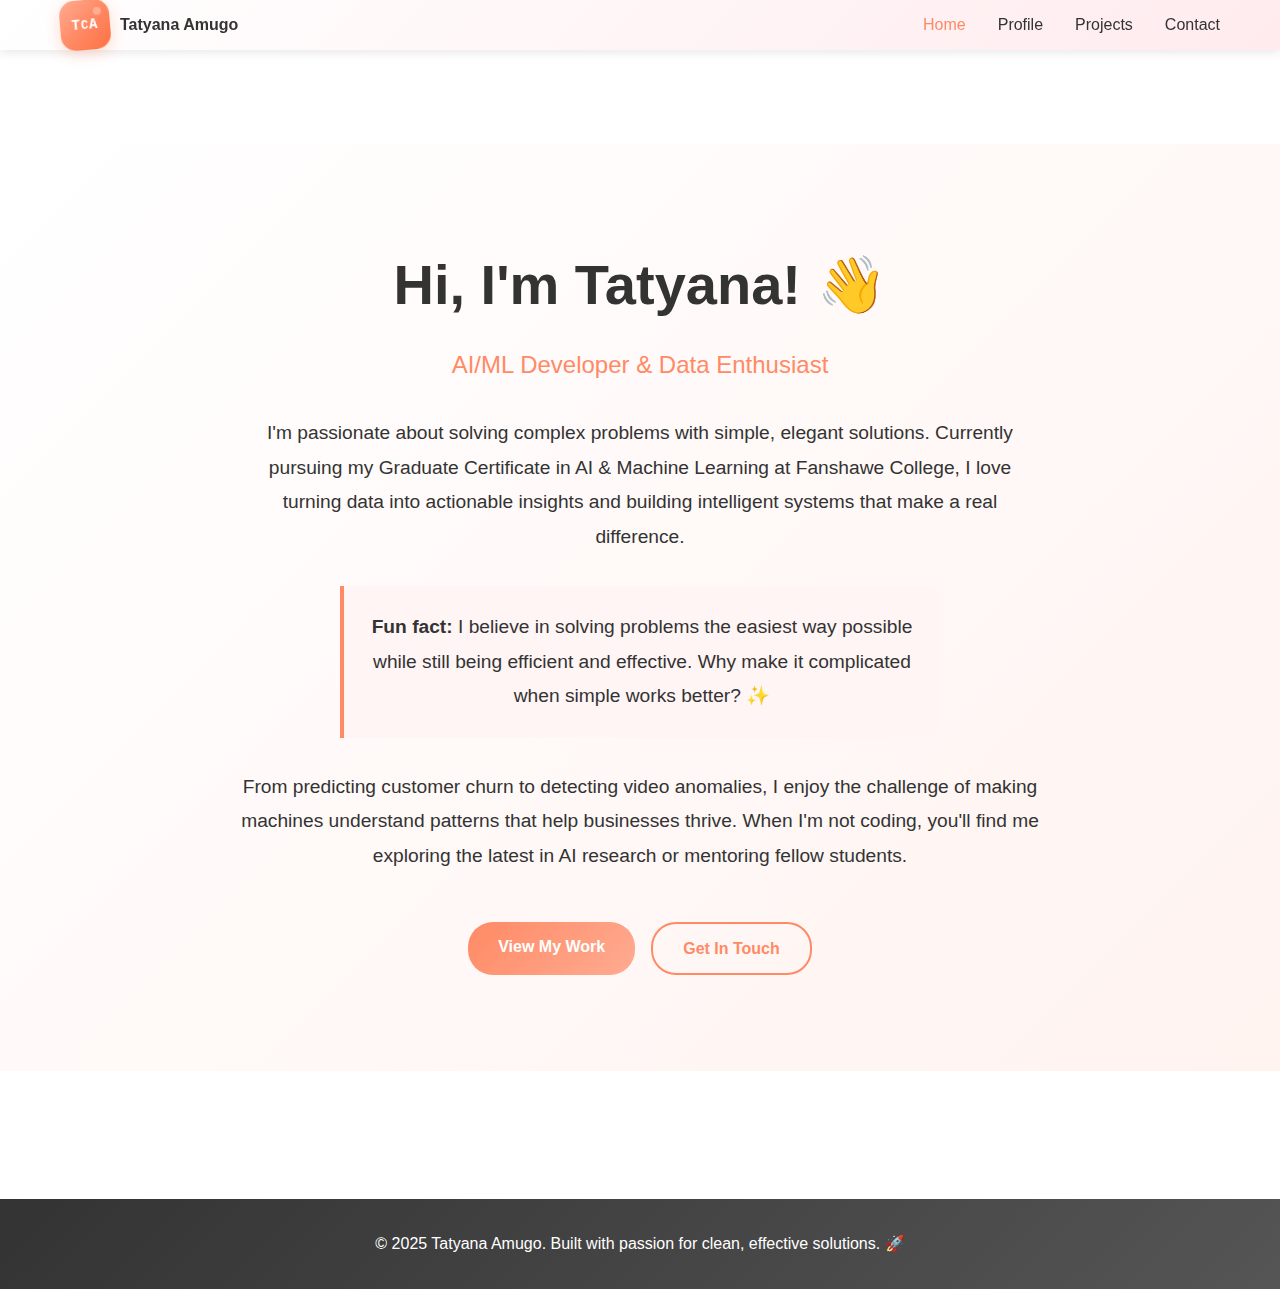
<file: portfolio.html>
<!DOCTYPE html>
<html lang="en">
<head>
    <meta charset="UTF-8">
    <meta name="viewport" content="width=device-width, initial-scale=1.0">
    <title>Tatyana Amugo - AI/ML Developer</title>
    <style>
        * {
            margin: 0;
            padding: 0;
            box-sizing: border-box;
        }

        body {
            font-family: 'Segoe UI', Tahoma, Geneva, Verdana, sans-serif;
            line-height: 1.6;
            color: #333;
            background-color: #ffffff;
        }

        .container {
            max-width: 1200px;
            margin: 0 auto;
            padding: 0 20px;
        }

        /* Header */
        header {
            background: linear-gradient(135deg, #ffffff 0%, #ffebee 100%);
            box-shadow: 0 2px 10px rgba(0,0,0,0.1);
            position: fixed;
            width: 100%;
            top: 0;
            z-index: 1000;
        }

        nav {
            display: flex;
            justify-content: space-between;
            align-items: center;
            padding: 1rem 0;
        }

        .logo {
            display: flex;
            align-items: center;
            gap: 10px;
        }

        .logo-icon {
            width: 50px;
            height: 50px;
            background: linear-gradient(135deg, #ffab91, #ff8a65, #ff7043);
            border-radius: 15px;
            display: flex;
            align-items: center;
            justify-content: center;
            color: white;
            font-weight: bold;
            font-size: 18px;
            position: relative;
            box-shadow: 0 4px 15px rgba(255, 138, 101, 0.3);
            transform: rotate(-5deg);
            transition: all 0.3s ease;
            font-family: 'Courier New', monospace;
        }

        .logo-icon:hover {
            transform: rotate(0deg) scale(1.1);
            box-shadow: 0 6px 20px rgba(255, 138, 101, 0.4);
        }

        .logo-icon::before {
            content: '';
            position: absolute;
            top: -2px;
            left: -2px;
            right: -2px;
            bottom: -2px;
            background: linear-gradient(135deg, #ff8a65, #ffab91, #ff7043, #ff5722);
            border-radius: 17px;
            z-index: -1;
            opacity: 0;
            transition: opacity 0.3s ease;
        }

        .logo-icon:hover::before {
            opacity: 1;
        }

        .logo-icon::after {
            content: '';
            position: absolute;
            width: 8px;
            height: 8px;
            background: rgba(255, 255, 255, 0.3);
            border-radius: 50%;
            top: 8px;
            right: 8px;
        }

        .nav-links {
            display: flex;
            list-style: none;
            gap: 2rem;
        }

        .nav-links a {
            text-decoration: none;
            color: #333;
            font-weight: 500;
            transition: color 0.3s ease;
            cursor: pointer;
        }

        .nav-links a:hover, .nav-links a.active {
            color: #ff8a65;
        }

        .hamburger {
            display: none;
            flex-direction: column;
            cursor: pointer;
        }

        .hamburger span {
            width: 25px;
            height: 3px;
            background: #333;
            margin: 3px 0;
            transition: 0.3s;
        }

        /* Main Content */
        main {
            margin-top: 80px;
        }

        .section {
            padding: 4rem 0;
            display: none;
        }

        .section.active {
            display: block;
        }

        .section h2 {
            color: #ff8a65;
            margin-bottom: 2rem;
            font-size: 2.5rem;
            text-align: center;
        }

        /* Home Section */
        .hero {
            text-align: center;
            padding: 6rem 0;
            background: linear-gradient(135deg, #ffffff 0%, #fff3f0 100%);
        }

        .hero h1 {
            font-size: 3.5rem;
            margin-bottom: 1rem;
            color: #333;
        }

        .hero .subtitle {
            font-size: 1.5rem;
            color: #ff8a65;
            margin-bottom: 2rem;
        }

        .hero-description {
            max-width: 800px;
            margin: 0 auto 3rem;
            font-size: 1.2rem;
            line-height: 1.8;
        }

        .quirky-fact {
            background: #fff5f5;
            border-left: 4px solid #ff8a65;
            padding: 1.5rem;
            margin: 2rem auto;
            max-width: 600px;
            border-radius: 0 10px 10px 0;
        }

        .cta-buttons {
            display: flex;
            gap: 1rem;
            justify-content: center;
            flex-wrap: wrap;
        }

        .btn {
            padding: 12px 30px;
            border: none;
            border-radius: 25px;
            font-size: 1rem;
            font-weight: 600;
            text-decoration: none;
            transition: all 0.3s ease;
            cursor: pointer;
        }

        .btn-primary {
            background: linear-gradient(135deg, #ff8a65, #ffab91);
            color: white;
        }

        .btn-primary:hover {
            transform: translateY(-2px);
            box-shadow: 0 5px 15px rgba(255, 138, 101, 0.4);
        }

        .btn-secondary {
            background: transparent;
            color: #ff8a65;
            border: 2px solid #ff8a65;
        }

        .btn-secondary:hover {
            background: #ff8a65;
            color: white;
        }

        /* Profile Section */
        .profile-grid {
            display: grid;
            grid-template-columns: 1fr 2fr;
            gap: 3rem;
            margin-bottom: 3rem;
        }

        .profile-card {
            background: #fff5f5;
            padding: 2rem;
            border-radius: 15px;
            box-shadow: 0 5px 15px rgba(0,0,0,0.1);
        }

        .contact-info {
            list-style: none;
        }

        .contact-info li {
            margin-bottom: 1rem;
            display: flex;
            align-items: center;
            gap: 10px;
        }

        .contact-info .icon {
            width: 20px;
            height: 20px;
            background: #ff8a65;
            border-radius: 50%;
            display: flex;
            align-items: center;
            justify-content: center;
            color: white;
            font-size: 12px;
        }

        /* Timeline */
        .timeline {
            position: relative;
            margin: 3rem 0;
        }

        .timeline::before {
            content: '';
            position: absolute;
            left: 50%;
            top: 0;
            bottom: 0;
            width: 3px;
            background: #ff8a65;
            transform: translateX(-50%);
        }

        .timeline-item {
            display: flex;
            margin-bottom: 3rem;
            position: relative;
        }

        .timeline-item:nth-child(odd) {
            flex-direction: row;
        }

        .timeline-item:nth-child(even) {
            flex-direction: row-reverse;
        }

        .timeline-content {
            background: #fff5f5;
            padding: 1.5rem;
            border-radius: 10px;
            width: 45%;
            position: relative;
            box-shadow: 0 3px 10px rgba(0,0,0,0.1);
        }

        .timeline-date {
            position: absolute;
            left: 50%;
            top: 20px;
            transform: translateX(-50%);
            background: #ff8a65;
            color: white;
            padding: 0.5rem 1rem;
            border-radius: 20px;
            font-size: 0.9rem;
            font-weight: 600;
        }

        /* Skills Grid */
        .skills-grid {
            display: grid;
            grid-template-columns: repeat(auto-fit, minmax(300px, 1fr));
            gap: 2rem;
            margin: 3rem 0;
        }

        .skill-category {
            background: #fff5f5;
            padding: 2rem;
            border-radius: 15px;
            text-align: center;
        }

        .skill-category h3 {
            color: #ff8a65;
            margin-bottom: 1rem;
        }

        .skill-tags {
            display: flex;
            flex-wrap: wrap;
            gap: 0.5rem;
            justify-content: center;
        }

        .skill-tag {
            background: #ffebe9;
            color: #333;
            padding: 0.5rem 1rem;
            border-radius: 20px;
            font-size: 0.9rem;
        }

        /* Contact Form */
        .contact-form {
            max-width: 600px;
            margin: 0 auto;
            background: #fff5f5;
            padding: 2rem;
            border-radius: 15px;
        }

        .form-group {
            margin-bottom: 1.5rem;
        }

        .form-group label {
            display: block;
            margin-bottom: 0.5rem;
            font-weight: 600;
            color: #333;
        }

        .form-group input,
        .form-group textarea {
            width: 100%;
            padding: 1rem;
            border: 2px solid #ffe0dd;
            border-radius: 10px;
            font-size: 1rem;
            transition: border-color 0.3s ease;
        }

        .form-group input:focus,
        .form-group textarea:focus {
            outline: none;
            border-color: #ff8a65;
        }

        /* Social Links */
        .social-links {
            display: flex;
            justify-content: center;
            gap: 2rem;
            margin: 3rem 0;
        }

        .social-link {
            display: flex;
            align-items: center;
            gap: 10px;
            padding: 1rem 2rem;
            background: #fff5f5;
            border-radius: 25px;
            text-decoration: none;
            color: #333;
            transition: all 0.3s ease;
        }

        .social-link:hover {
            background: #ff8a65;
            color: white;
            transform: translateY(-2px);
        }

        .social-icon {
            width: 24px;
            height: 24px;
            background: #ff8a65;
            border-radius: 50%;
            display: flex;
            align-items: center;
            justify-content: center;
            color: white;
            font-size: 12px;
        }

        .social-link:hover .social-icon {
            background: white;
            color: #ff8a65;
        }

        /* Projects Section */
        .project-card {
            background: #fff5f5;
            padding: 2rem;
            border-radius: 15px;
            margin-bottom: 2rem;
            box-shadow: 0 5px 15px rgba(0,0,0,0.1);
        }

        .project-card h3 {
            color: #ff8a65;
            margin-bottom: 1rem;
        }

        /* Footer */
        footer {
            background: linear-gradient(135deg, #333 0%, #555 100%);
            color: white;
            text-align: center;
            padding: 2rem 0;
            margin-top: 4rem;
        }

        /* Responsive */
        @media (max-width: 768px) {
            .hamburger {
                display: flex;
            }

            .nav-links {
                display: none;
                position: absolute;
                top: 100%;
                left: 0;
                width: 100%;
                background: white;
                flex-direction: column;
                padding: 1rem;
                box-shadow: 0 2px 10px rgba(0,0,0,0.1);
            }

            .nav-links.show {
                display: flex;
            }

            .hero h1 {
                font-size: 2.5rem;
            }

            .profile-grid {
                grid-template-columns: 1fr;
            }

            .timeline::before {
                left: 20px;
            }

            .timeline-item {
                flex-direction: row !important;
                padding-left: 40px;
            }

            .timeline-content {
                width: 100%;
            }

            .timeline-date {
                left: 20px;
                transform: none;
            }

            .cta-buttons {
                flex-direction: column;
                align-items: center;
            }

            .social-links {
                flex-direction: column;
                align-items: center;
            }
        }
    </style>
</head>
<body>
    <header>
        <nav class="container">
            <div class="logo">
                <div class="logo-icon">
                    <span style="font-size: 14px; letter-spacing: 1px;">T<span style="font-size: 12px;">C</span>A</span>
                </div>
                <span style="font-weight: 600; color: #333;">Tatyana Amugo</span>
            </div>
            <ul class="nav-links" id="navLinks">
                <li><a href="#" onclick="showSection('home')" class="nav-link active">Home</a></li>
                <li><a href="#" onclick="showSection('profile')" class="nav-link">Profile</a></li>
                <li><a href="#" onclick="showSection('projects')" class="nav-link">Projects</a></li>
                <li><a href="#" onclick="showSection('contact')" class="nav-link">Contact</a></li>
            </ul>
            <div class="hamburger" onclick="toggleMenu()">
                <span></span>
                <span></span>
                <span></span>
            </div>
        </nav>
    </header>

    <main>
        <!-- Home Section -->
        <section id="home" class="section active">
            <div class="hero">
                <div class="container">
                    <h1>Hi, I'm Tatyana! 👋</h1>
                    <p class="subtitle">AI/ML Developer & Data Enthusiast</p>
                    <div class="hero-description">
                        <p>I'm passionate about solving complex problems with simple, elegant solutions. Currently pursuing my Graduate Certificate in AI & Machine Learning at Fanshawe College, I love turning data into actionable insights and building intelligent systems that make a real difference.</p>
                        
                        <div class="quirky-fact">
                            <strong>Fun fact:</strong> I believe in solving problems the easiest way possible while still being efficient and effective. Why make it complicated when simple works better? ✨
                        </div>
                        
                        <p>From predicting customer churn to detecting video anomalies, I enjoy the challenge of making machines understand patterns that help businesses thrive. When I'm not coding, you'll find me exploring the latest in AI research or mentoring fellow students.</p>
                    </div>
                    <div class="cta-buttons">
                        <a href="#" onclick="showSection('projects')" class="btn btn-primary">View My Work</a>
                        <a href="#" onclick="showSection('contact')" class="btn btn-secondary">Get In Touch</a>
                    </div>
                </div>
            </div>
        </section>

        <!-- Profile Section -->
        <section id="profile" class="section">
            <div class="container">
                <h2>About Me</h2>
                
                <div class="profile-grid">
                    <div class="profile-card">
                        <h3 style="color: #ff8a65; margin-bottom: 1rem;">Contact Info</h3>
                        <ul class="contact-info">
                            <li>
                                <span class="icon">📍</span>
                                <span>London, ON, Canada</span>
                            </li>
                            <li>
                                <span class="icon">📞</span>
                                <span>519-280-0207</span>
                            </li>
                            <li>
                                <span class="icon">✉️</span>
                                <span>t_amugo@fanshaweonline.ca</span>
                            </li>
                            <li>
                                <span class="icon">🎓</span>
                                <span>GPA: 4.1</span>
                            </li>
                        </ul>
                    </div>
                    
                    <div class="profile-card">
                        <h3 style="color: #ff8a65; margin-bottom: 1rem;">Current Focus</h3>
                        <p>I'm currently diving deep into advanced machine learning techniques, working on real-world projects that combine my passion for data science with practical business applications. My recent work includes customer churn prediction models and video anomaly detection systems using cutting-edge deep learning approaches.</p>
                        <br>
                        <p><strong>What drives me:</strong> The intersection of technology and human impact. I love building solutions that not only work technically but also create meaningful value for users and businesses.</p>
                    </div>
                </div>

                <!-- Timeline -->
                <h3 style="text-align: center; color: #ff8a65; margin: 3rem 0 2rem;">My Journey</h3>
                <div class="timeline">
                    <div class="timeline-date">Jan 2025 - Present</div>
                    <div class="timeline-item">
                        <div class="timeline-content">
                            <h4>Graduate Certificate - AI & Machine Learning</h4>
                            <p><strong>Fanshawe College</strong></p>
                            <p>Developing advanced ML models including customer churn prediction using logistic regression, decision trees, and random forests. Working with NLP and deep learning frameworks like TensorFlow and PyTorch.</p>
                        </div>
                    </div>
                    
                    <div class="timeline-item">
                        <div class="timeline-content">
                            <h4>ERP Developer</h4>
                            <p><strong>Upande - Nairobi, Kenya</strong></p>
                            <p>Led ERPNext implementations and data migration initiatives. Contributed to IoT integrations that improved workflow automation by 30%.</p>
                        </div>
                    </div>
                    
                    <div class="timeline-item">
                        <div class="timeline-content">
                            <h4>Consumer Insights & Data Analytics Extern</h4>
                            <p><strong>Beats by Dre - Nairobi, Kenya</strong></p>
                            <p>Conducted deep data analysis on customer behavior, driving 15% improvement in marketing strategies through dynamic dashboards and visualizations.</p>
                        </div>
                    </div>
                    
                    <div class="timeline-item">
                        <div class="timeline-content">
                            <h4>Bachelor's Degree - Informatics & Computer Science</h4>
                            <p><strong>Strathmore University - Nairobi, Kenya</strong></p>
                            <p>Built 3D CNN with spatio-temporal autoencoders for video anomaly detection. Optimized unsupervised learning models for real-time processing.</p>
                        </div>
                    </div>
                </div>

                <!-- Core Competencies -->
                <h3 style="text-align: center; color: #ff8a65; margin: 3rem 0 2rem;">Core Competencies</h3>
                <div class="skills-grid">
                    <div class="skill-category">
                        <h3>Data Analysis & AI/ML</h3>
                        <div class="skill-tags">
                            <span class="skill-tag">Python</span>
                            <span class="skill-tag">Scikit-learn</span>
                            <span class="skill-tag">TensorFlow</span>
                            <span class="skill-tag">PyTorch</span>
                            <span class="skill-tag">Pandas</span>
                            <span class="skill-tag">SQL</span>
                            <span class="skill-tag">OpenCV</span>
                            <span class="skill-tag">Keras</span>
                        </div>
                    </div>
                    
                    <div class="skill-category">
                        <h3>Full-Stack Development</h3>
                        <div class="skill-tags">
                            <span class="skill-tag">Django</span>
                            <span class="skill-tag">REST APIs</span>
                            <span class="skill-tag">ERPNext</span>
                            <span class="skill-tag">Frappe</span>
                            <span class="skill-tag">IoT Integration</span>
                            <span class="skill-tag">Automation</span>
                        </div>
                    </div>
                    
                    <div class="skill-category">
                        <h3>Data Visualization</h3>
                        <div class="skill-tags">
                            <span class="skill-tag">Tableau</span>
                            <span class="skill-tag">Matplotlib</span>
                            <span class="skill-tag">Dashboard Design</span>
                            <span class="skill-tag">KPI Analysis</span>
                            <span class="skill-tag">Streamlit</span>
                        </div>
                    </div>
                </div>
            </div>
        </section>

        <!-- Projects Section -->
        <section id="projects" class="section">
            <div class="container">
                <h2>Featured Projects</h2>
                
                <div class="project-card">
                    <h3>🎯 Customer Churn Prediction Model</h3>
                    <p>Built and deployed predictive models using logistic regression, decision trees, and random forests to identify customers at risk of churning. Implemented comprehensive data preprocessing and feature engineering pipeline using Python and scikit-learn.</p>
                    <div class="skill-tags" style="margin-top: 1rem;">
                        <span class="skill-tag">Python</span>
                        <span class="skill-tag">Scikit-learn</span>
                        <span class="skill-tag">Pandas</span>
                        <span class="skill-tag">Machine Learning</span>
                    </div>
                </div>

                <div class="project-card">
                    <h3>🎥 Video Anomaly Detection System</h3>
                    <p>Developed a sophisticated 3D CNN with spatio-temporal autoencoders for real-time video anomaly detection. Optimized unsupervised learning models for efficient processing using Python, OpenCV, and Keras.</p>
                    <div class="skill-tags" style="margin-top: 1rem;">
                        <span class="skill-tag">Deep Learning</span>
                        <span class="skill-tag">OpenCV</span>
                        <span class="skill-tag">Keras</span>
                        <span class="skill-tag">Computer Vision</span>
                    </div>
                    <div style="margin-top: 1rem;">
                        <a href="#" class="btn btn-primary" onclick="alert('Add your Streamlit app URL here!')">🚀 View Live Demo</a>
                    </div>
                </div>

                <div class="project-card">
                    <h3>📊 Consumer Insights Dashboard</h3>
                    <p>Created dynamic dashboards and visualizations for Beats by Dre to analyze customer behavior and market segmentation. Resulted in 15% improvement in targeted marketing strategies through data-driven insights.</p>
                    <div class="skill-tags" style="margin-top: 1rem;">
                        <span class="skill-tag">Tableau</span>
                        <span class="skill-tag">Data Analysis</span>
                        <span class="skill-tag">Market Research</span>
                        <span class="skill-tag">Python</span>
                    </div>
                </div>
            </div>
        </section>

        <!-- Contact Section -->
        <section id="contact" class="section">
            <div class="container">
                <h2>Let's Connect!</h2>
                
                <div class="social-links">
                    <a href="https://github.com/cheredi" target="_blank" class="social-link">
                        <span class="social-icon">🐱</span>
                        <span>GitHub</span>
                    </a>
                    <a href="http://www.linkedin.com/in/tatyana-amugo02" target="_blank" class="social-link">
                        <span class="social-icon">💼</span>
                        <span>LinkedIn</span>
                    </a>
                </div>

                <form class="contact-form" onsubmit="sendEmail(event)">
                    <h3 style="text-align: center; color: #ff8a65; margin-bottom: 2rem;">Send me a message</h3>
                    
                    <div class="form-group">
                        <label for="name">Your Name</label>
                        <input type="text" id="name" name="name" required>
                    </div>
                    
                    <div class="form-group">
                        <label for="email">Your Email</label>
                        <input type="email" id="email" name="email" required>
                    </div>
                    
                    <div class="form-group">
                        <label for="subject">Subject</label>
                        <input type="text" id="subject" name="subject" required>
                    </div>
                    
                    <div class="form-group">
                        <label for="message">Message</label>
                        <textarea id="message" name="message" rows="5" required></textarea>
                    </div>
                    
                    <div style="text-align: center;">
                        <button type="submit" class="btn btn-primary">Send Message 📧</button>
                    </div>
                </form>
            </div>
        </section>
    </main>

    <footer>
        <div class="container">
            <p>&copy; 2025 Tatyana Amugo. Built with passion for clean, effective solutions. 🚀</p>
        </div>
    </footer>

    <script>
        // Navigation functionality
        function showSection(sectionName) {
            // Hide all sections
            const sections = document.querySelectorAll('.section');
            sections.forEach(section => section.classList.remove('active'));
            
            // Show selected section
            document.getElementById(sectionName).classList.add('active');
            
            // Update active nav link
            const navLinks = document.querySelectorAll('.nav-link');
            navLinks.forEach(link => link.classList.remove('active'));
            event.target.classList.add('active');
            
            // Close mobile menu if open
            document.getElementById('navLinks').classList.remove('show');
        }

        // Mobile menu toggle
        function toggleMenu() {
            document.getElementById('navLinks').classList.toggle('show');
        }

        // Email form submission
        function sendEmail(event) {
            event.preventDefault();
            
            const formData = new FormData(event.target);
            const name = formData.get('name');
            const email = formData.get('email');
            const subject = formData.get('subject');
            const message = formData.get('message');
            
            // Create mailto link
            const mailtoLink = `mailto:t_amugo@fanshaweonline.ca?subject=${encodeURIComponent(subject)}&body=${encodeURIComponent(`From: ${name} (${email})\n\n${message}`)}`;
            
            // Open email client
            window.location.href = mailtoLink;
            
            // Reset form
            event.target.reset();
            
            alert('Email client opened! Your message is ready to send.');
        }

        // Smooth scrolling for better UX
        document.addEventListener('DOMContentLoaded', function() {
            // Add smooth scrolling behavior
            document.documentElement.style.scrollBehavior = 'smooth';
            
            // Initialize timeline animations on scroll
            const observerOptions = {
                threshold: 0.1,
                rootMargin: '0px 0px -50px 0px'
            };
            
            const observer = new IntersectionObserver((entries) => {
                entries.forEach(entry => {
                    if (entry.isIntersecting) {
                        entry.target.style.opacity = '1';
                        entry.target.style.transform = 'translateY(0)';
                    }
                });
            }, observerOptions);
            
            // Observe timeline items
            document.querySelectorAll('.timeline-item').forEach(item => {
                item.style.opacity = '0';
                item.style.transform = 'translateY(20px)';
                item.style.transition = 'all 0.6s ease-out';
                observer.observe(item);
            });
        });

        // Close mobile menu when clicking outside
        document.addEventListener('click', function(event) {
            const nav = document.querySelector('nav');
            const navLinks = document.getElementById('navLinks');
            
            if (!nav.contains(event.target) && navLinks.classList.contains('show')) {
                navLinks.classList.remove('show');
            }
        });
    </script>
</body>
</html>
</file>
